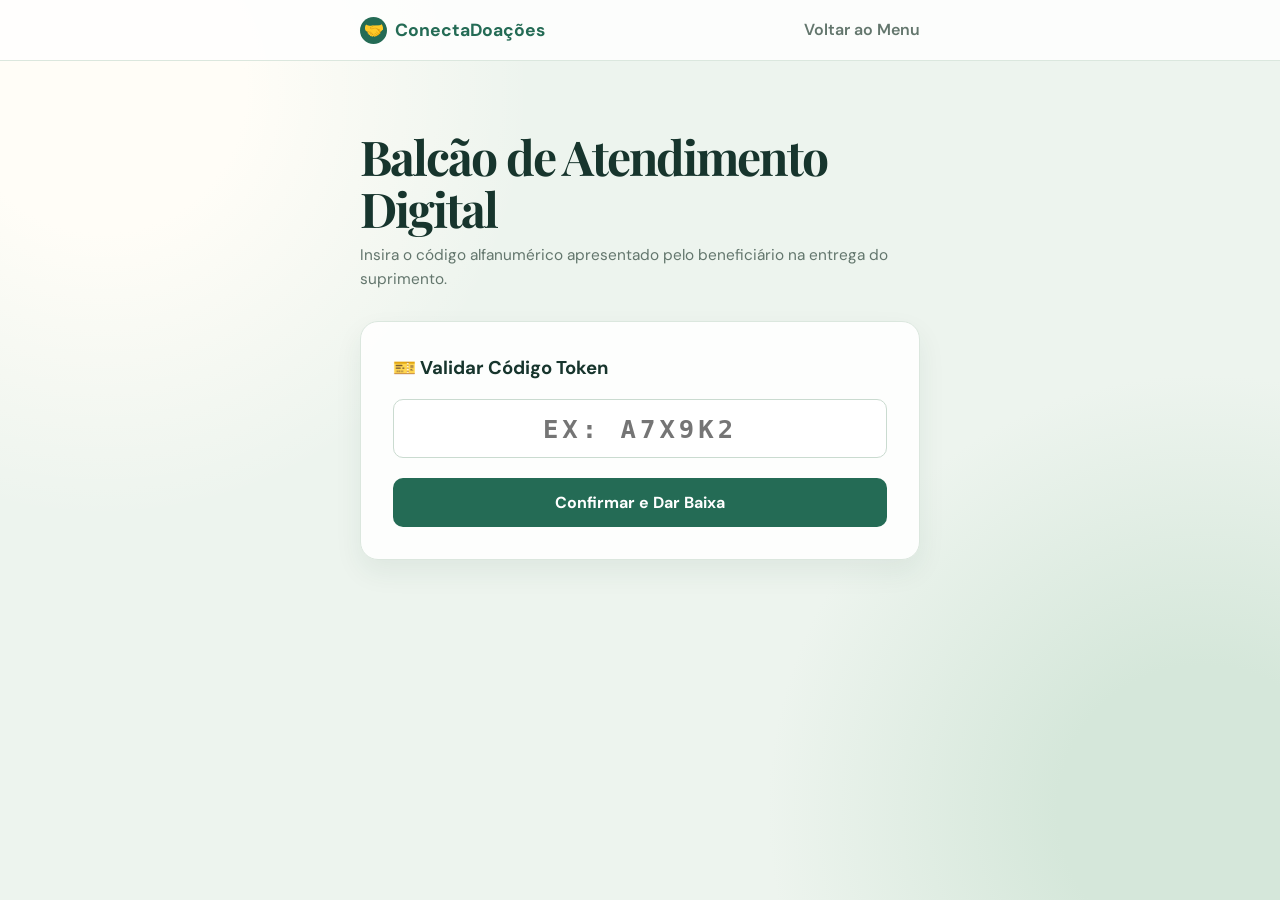
<file: pages/validar.html>
<!DOCTYPE html>
<html lang="pt-BR">
<head>
    <meta charset="UTF-8">
    <meta name="viewport" content="width=device-width, initial-scale=1.0">
    <title>Validador de Vouchers</title>
   
    <link rel="stylesheet" href="../css/validar.css">
</head>
<body>
    <header>
        <div class="nav-container">
            <a href="../index.html" class="logo">
                <span>🤝</span>
                <h1>ConectaDoações</h1>
            </a>
            <nav>
                <a href="../index.html" class="btn-voltar">Voltar ao Menu</a>
            </nav>
        </div>
    </header>

    <main class="container">
        <h2>Balcão de Atendimento Digital</h2>
        <p class="subtitle">Insira o código alfanumérico apresentado pelo beneficiário na entrega do suprimento.</p>

        <div class="card">
            <h3>🎫 Validar Código Token</h3>
            <div class="form-group">
                <input type="text" id="token-input" placeholder="EX: A7X9K2" maxlength="6">
            </div>
            <button id="btn-validar" class="btn">Confirmar e Dar Baixa</button>
            
            <div id="msg-validacao" class="msg-box"></div>
        </div>
    </main>

    <!-- Vinculação do arquivo JavaScript exclusivo -->
    <script src="../scripts/validar.js"></script>
</body>
</html>
</file>
<file: css/validar.css>
@import url('https://fonts.googleapis.com/css2?family=DM+Sans:wght@400;500;600;700&family=Playfair+Display:wght@600;700&display=swap');

:root {
    --green: #246b55;
    --green-dark: #195541;
    --ink: #17352d;
    --muted: #63766d;
    --line: #dbe7de;
    --soft: #edf4ee;
}

* {
    box-sizing: border-box;
    margin: 0;
    padding: 0;
}

body {
    min-height: 100vh;
    color: var(--ink);
    font-family: 'DM Sans', Arial, sans-serif;
    line-height: 1.6;
    background: radial-gradient(circle at 8% 10%, #fffdf7 0 10%, transparent 30%),
        radial-gradient(circle at 94% 90%, #d5e7da 0 10%, transparent 30%),
        var(--soft);
}

header {
    background: rgba(255,255,255,.82);
    border-bottom: 1px solid var(--line);
    padding: 1rem 0;
}

.nav-container,
.container {
    width: min(92%, 560px);
    margin: 0 auto;
}

.nav-container {
    display: flex;
    justify-content: space-between;
    align-items: center;
    gap: 18px;
}

.logo {
    display: inline-flex;
    align-items: center;
    gap: 8px;
    color: var(--green);
    text-decoration: none;
    font-weight: 700;
}

.logo span {
    display: grid;
    place-items: center;
    width: 27px;
    height: 27px;
    color: #fff;
    background: var(--green);
    border-radius: 50%;
}

.logo h1 {
    color: var(--green);
    font-size: 1.1rem;
}

.btn-voltar {
    color: var(--muted);
    text-decoration: none;
    font-weight: 600;
}

.btn-voltar:hover {
    color: var(--green);
}

.container {
    padding-top: 70px;
}

h2 {
    margin-bottom: .5rem;
    font-family: 'Playfair Display', Georgia, serif;
    font-size: clamp(2rem, 5vw, 3rem);
    line-height: 1.08;
    letter-spacing: -.04em;
}

.subtitle {
    margin-bottom: 1.8rem;
    color: var(--muted);
    font-size: .96rem;
}

.card {
    padding: 2rem;
    background: rgba(255,255,255,.9);
    border: 1px solid var(--line);
    border-radius: 18px;
    box-shadow: 0 12px 28px rgba(32,75,56,.07);
}

.card h3 {
    margin-bottom: 1rem;
    color: var(--ink);
    font-size: 1.16rem;
}

.form-group {
    margin-bottom: 1.25rem;
}

input {
    width: 100%;
    padding: .82rem .9rem;
    color: var(--ink);
    background: #fff;
    border: 1px solid #cadbd0;
    border-radius: 10px;
    outline: 0;
    text-align: center;
    text-transform: uppercase;
    letter-spacing: 4px;
    font: 700 1.6rem Consolas, monospace;
}

input:focus {
    border-color: var(--green);
    box-shadow: 0 0 0 3px #dceee2;
}

.btn {
    display: block;
    width: 100%;
    padding: .9rem;
    border: 0;
    border-radius: 10px;
    color: #fff;
    background: var(--green);
    cursor: pointer;
    font: 700 1rem 'DM Sans', Arial, sans-serif;
    transition: background .2s, transform .2s;
}

.btn:hover {
    background: var(--green-dark);
    transform: translateY(-1px);
}

.msg-box {
    display: none;
    margin-top: 1.4rem;
    padding: 1rem;
    border-radius: 10px;
    font-weight: 600;
}
</file>
